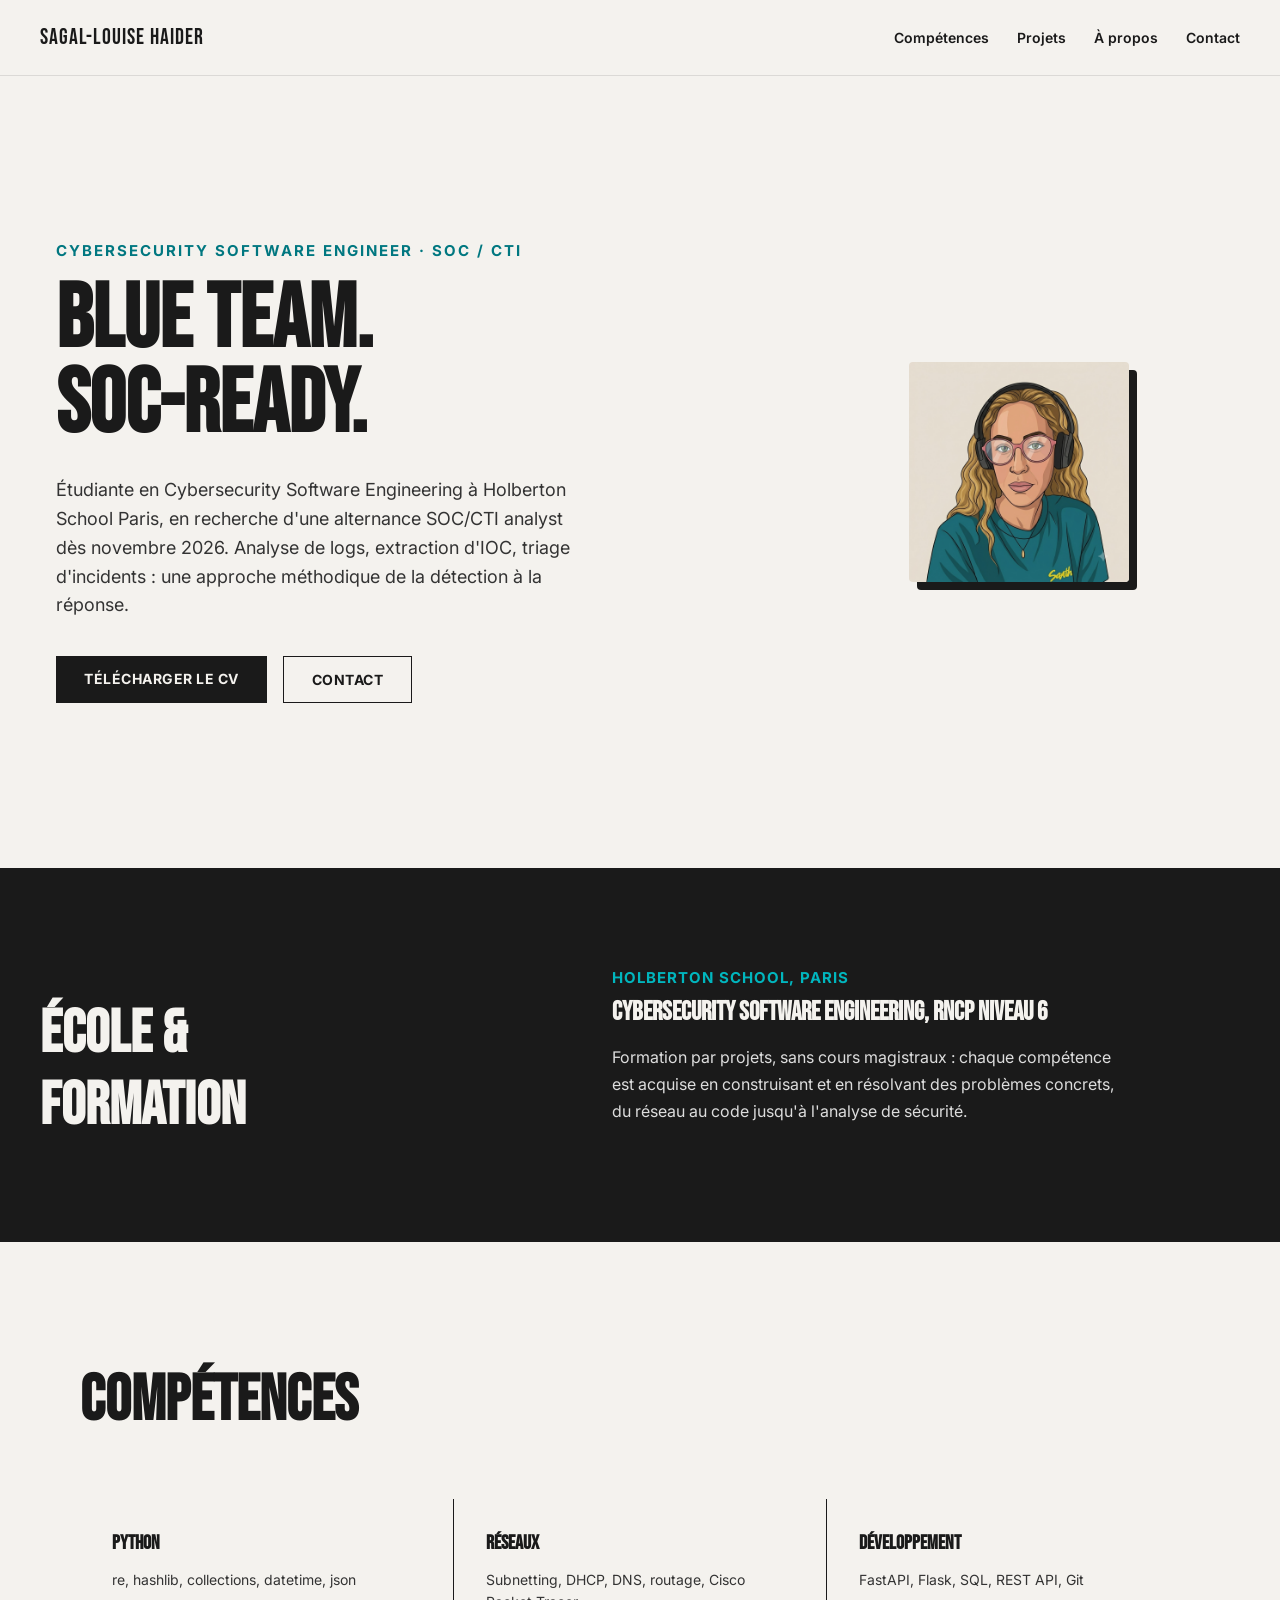
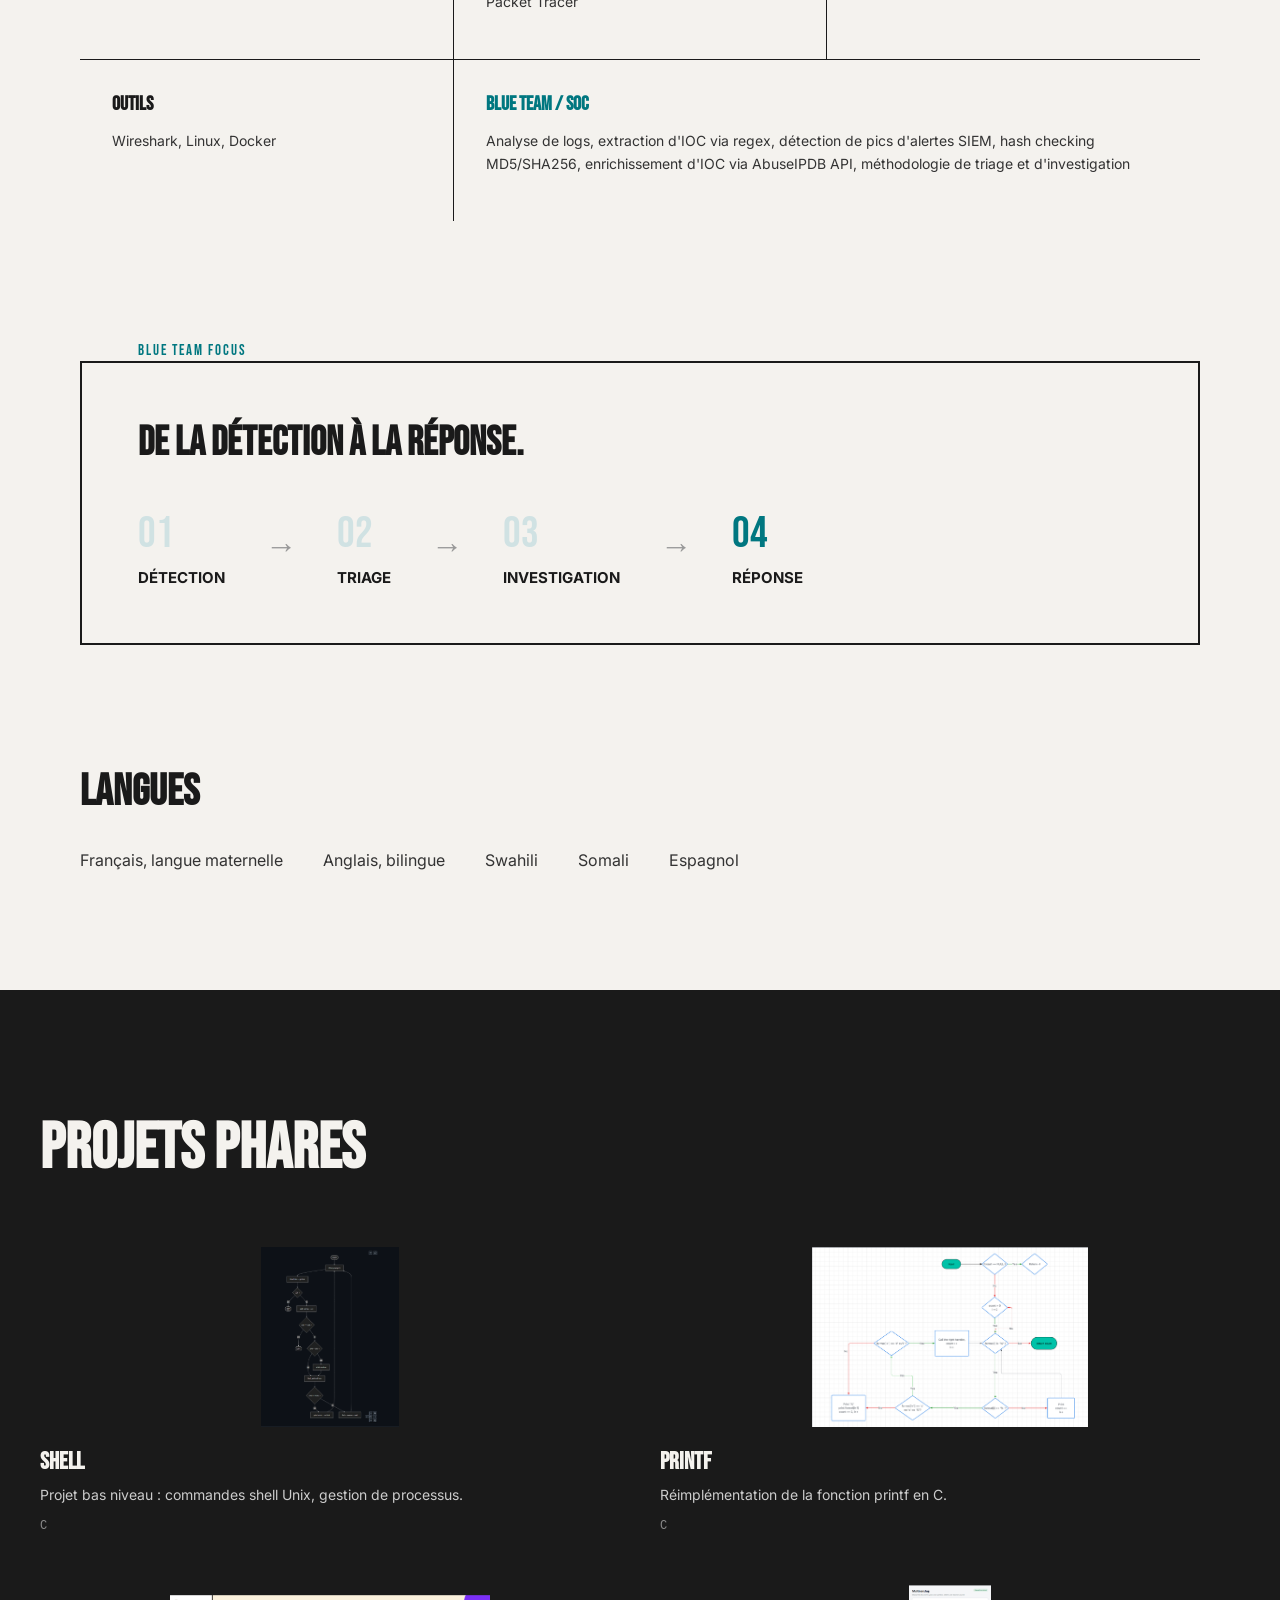
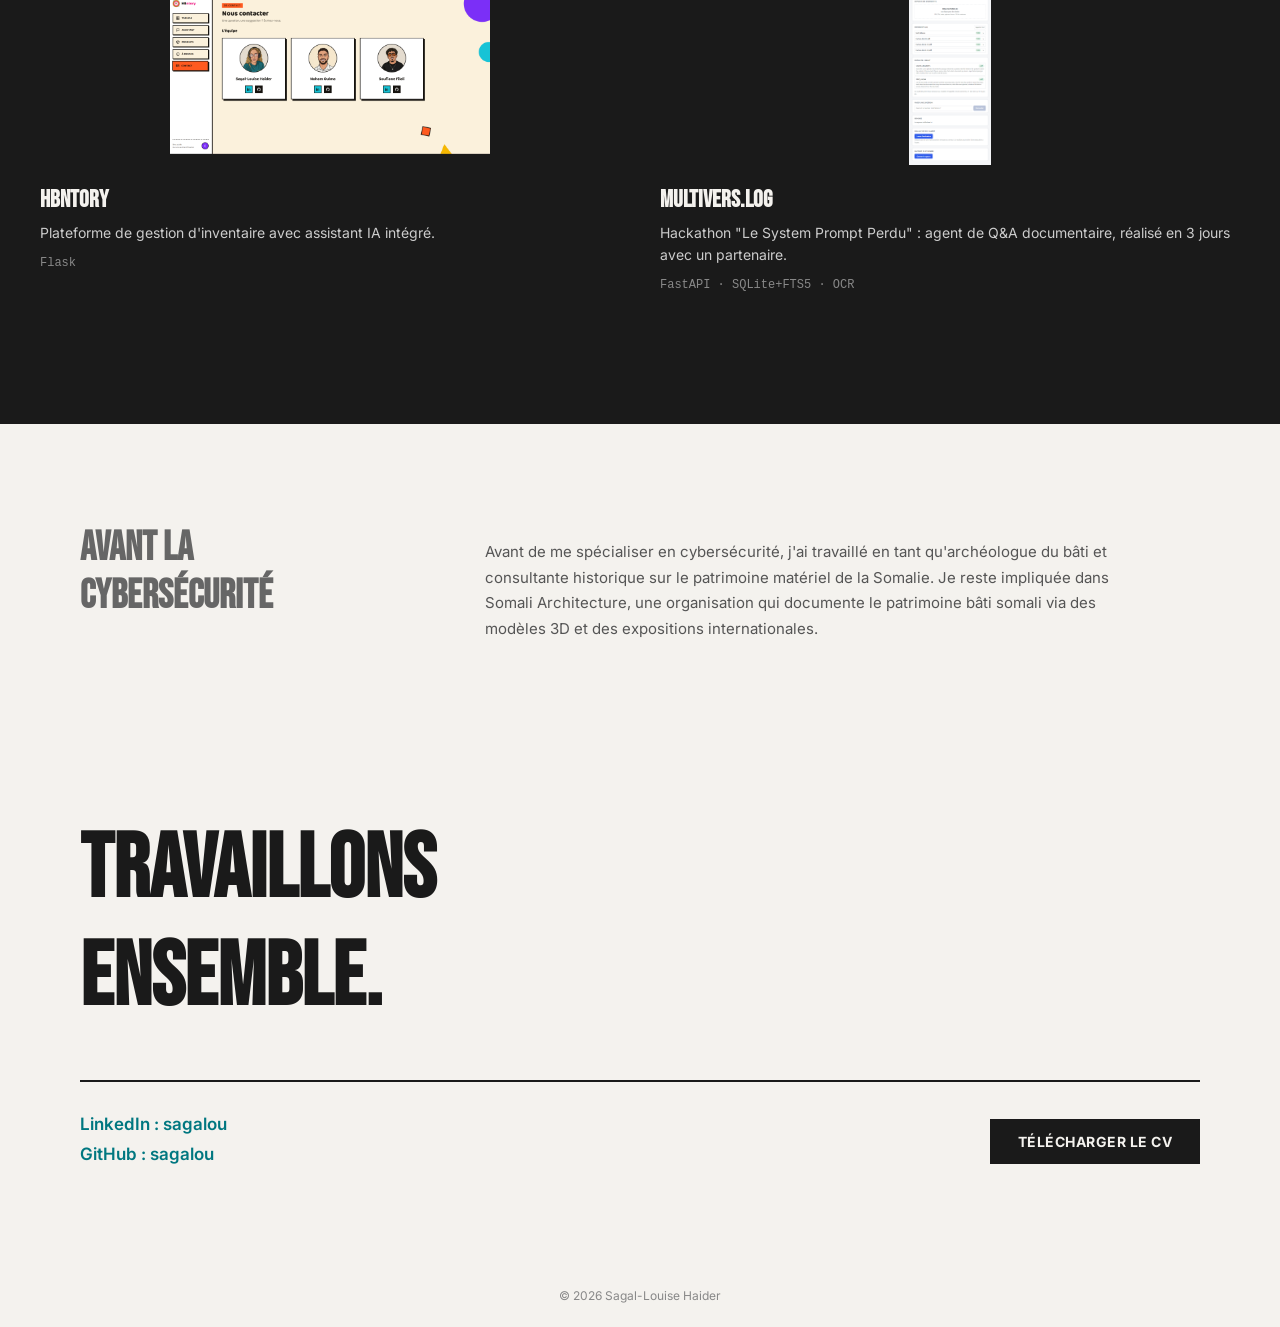
<file: portfolio/index.html>
<!DOCTYPE html>
<html lang="fr">
<head>
<meta charset="utf-8">
<meta name="viewport" content="width=device-width, initial-scale=1">
<title>Sagal-Louise Haider — Portfolio</title>
<link rel="preconnect" href="https://fonts.googleapis.com">
<link href="https://fonts.googleapis.com/css2?family=Bebas+Neue&family=Inter:wght@400;500;600;700;800&display=swap" rel="stylesheet">
<link rel="stylesheet" href="style.css">
</head>
<body>

  <nav class="navbar">
    <div class="brand bebas">SAGAL-LOUISE HAIDER</div>
    <div class="nav-links">
      <a href="#competences">Compétences</a>
      <a href="#projets">Projets</a>
      <a href="#about">À propos</a>
      <a href="#contact">Contact</a>
    </div>
  </nav>

  <!-- HERO -->
  <section class="hero">
    <div class="hero-content">
      <div class="eyebrow">Cybersecurity Software Engineer · SOC / CTI</div>
      <h1 class="hero-title bebas">
        BLUE TEAM.<br/>SOC-READY.
      </h1>
      <p class="hero-text">
        Étudiante en Cybersecurity Software Engineering à Holberton School Paris, en recherche d'une alternance SOC/CTI analyst dès novembre 2026. Analyse de logs, extraction d'IOC, triage d'incidents : une approche méthodique de la détection à la réponse.
      </p>
      <div class="hero-actions">
        <a href="assets/Sagal-Haider-CV.pdf" download class="btn btn-primary">TÉLÉCHARGER LE CV</a>
        <a href="#contact" class="btn btn-secondary">CONTACT</a>
      </div>
    </div>
    <div class="hero-photo-wrap">
      <div class="hero-photo-frame">
        <img src="assets/hero-photo.png" alt="Sagal Haider"/>
      </div>
    </div>
  </section>

  <!-- FORMATION -->
  <section class="formation">
    <div class="formation-inner">
      <h2 class="formation-title bebas">ÉCOLE &amp;<br/>FORMATION</h2>
      <div class="formation-body">
        <div class="formation-school">Holberton School, Paris</div>
        <h3 class="formation-degree bebas">Cybersecurity Software Engineering, RNCP niveau 6</h3>
        <p class="formation-desc">
          Formation par projets, sans cours magistraux : chaque compétence est acquise en construisant et en résolvant des problèmes concrets, du réseau au code jusqu'à l'analyse de sécurité.
        </p>
      </div>
    </div>
  </section>

  <!-- COMPETENCES -->
  <section id="competences" class="skills">
    <h2 class="skills-title bebas">COMPÉTENCES</h2>
    <div class="skills-grid">
      <div class="skill-card">
        <h4 class="bebas">PYTHON</h4>
        <p>re, hashlib, collections, datetime, json</p>
      </div>
      <div class="skill-card">
        <h4 class="bebas">RÉSEAUX</h4>
        <p>Subnetting, DHCP, DNS, routage, Cisco Packet Tracer</p>
      </div>
      <div class="skill-card">
        <h4 class="bebas">DÉVELOPPEMENT</h4>
        <p>FastAPI, Flask, SQL, REST API, Git</p>
      </div>
      <div class="skill-card">
        <h4 class="bebas">OUTILS</h4>
        <p>Wireshark, Linux, Docker</p>
      </div>
      <div class="skill-card skill-card-wide">
        <h4 class="bebas accent-text">BLUE TEAM / SOC</h4>
        <p>Analyse de logs, extraction d'IOC via regex, détection de pics d'alertes SIEM, hash checking MD5/SHA256, enrichissement d'IOC via AbuseIPDB API, méthodologie de triage et d'investigation</p>
      </div>
    </div>
  </section>

  <!-- BLUE TEAM FOCUS -->
  <section class="blueteam">
    <div class="blueteam-box">
      <div class="blueteam-label bebas">BLUE TEAM FOCUS</div>
      <h3 class="blueteam-title bebas">DE LA DÉTECTION À LA RÉPONSE.</h3>
      <div class="blueteam-cycle">
        <div class="cycle-step">
          <span class="cycle-num bebas">01</span>
          <span class="cycle-label">DÉTECTION</span>
        </div>
        <span class="cycle-arrow bebas">→</span>
        <div class="cycle-step">
          <span class="cycle-num bebas">02</span>
          <span class="cycle-label">TRIAGE</span>
        </div>
        <span class="cycle-arrow bebas">→</span>
        <div class="cycle-step">
          <span class="cycle-num bebas">03</span>
          <span class="cycle-label">INVESTIGATION</span>
        </div>
        <span class="cycle-arrow bebas">→</span>
        <div class="cycle-step cycle-step-last">
          <span class="cycle-num cycle-num-accent bebas">04</span>
          <span class="cycle-label">RÉPONSE</span>
        </div>
      </div>
    </div>
  </section>

  <!-- LANGUES -->
  <section class="languages">
    <h2 class="languages-title bebas">LANGUES</h2>
    <div class="languages-list">
      <div>Français, langue maternelle</div>
      <div>Anglais, bilingue</div>
      <div>Swahili</div>
      <div>Somali</div>
      <div>Espagnol</div>
    </div>
  </section>

  <!-- PROJETS -->
  <section id="projets" class="projects">
    <div class="projects-inner">
      <h2 class="projects-title bebas">PROJETS PHARES</h2>
      <div class="projects-grid">
        <div class="project-card">
          <img class="project-screenshot" src="assets/screenshots/shell.png.png" alt="Capture d'écran du projet Shell">
          <h3 class="bebas">SHELL</h3>
          <p class="project-desc">Projet bas niveau : commandes shell Unix, gestion de processus.</p>
          <p class="project-tech">C</p>
        </div>
        <div class="project-card">
          <img class="project-screenshot" src="assets/screenshots/printf.png.png" alt="Capture d'écran du projet printf">
          <h3 class="bebas">PRINTF</h3>
          <p class="project-desc">Réimplémentation de la fonction printf en C.</p>
          <p class="project-tech">C</p>
        </div>
        <div class="project-card">
          <img class="project-screenshot" src="assets/screenshots/hbntory.png.png" alt="Capture d'écran du projet HBntory">
          <h3 class="bebas">HBNTORY</h3>
          <p class="project-desc">Plateforme de gestion d'inventaire avec assistant IA intégré.</p>
          <p class="project-tech">Flask</p>
        </div>
        <div class="project-card">
          <img class="project-screenshot" src="assets/screenshots/multivers_log.png.png" alt="Capture d'écran du projet Multivers.log">
          <h3 class="bebas">MULTIVERS.LOG</h3>
          <p class="project-desc">Hackathon "Le System Prompt Perdu" : agent de Q&amp;A documentaire, réalisé en 3 jours avec un partenaire.</p>
          <p class="project-tech">FastAPI · SQLite+FTS5 · OCR</p>
        </div>
      </div>
    </div>
  </section>

  <!-- ABOUT / BACKGROUND -->
  <section id="about" class="about">
    <div class="about-row">
      <h2 class="about-title bebas">AVANT LA<br/>CYBERSÉCURITÉ</h2>
      <p class="about-text">
        Avant de me spécialiser en cybersécurité, j'ai travaillé en tant qu'archéologue du bâti et consultante historique sur le patrimoine matériel de la Somalie. Je reste impliquée dans Somali Architecture, une organisation qui documente le patrimoine bâti somali via des modèles 3D et des expositions internationales.
      </p>
    </div>
  </section>

  <!-- CONTACT -->
  <section id="contact" class="contact">
    <h2 class="contact-title bebas">TRAVAILLONS<br/>ENSEMBLE.</h2>
    <div class="contact-row">
      <div class="contact-links">
        <a href="https://www.linkedin.com/in/sagalou/" target="_blank">LinkedIn : sagalou</a>
        <a href="https://github.com/sagalou" target="_blank">GitHub : sagalou</a>
      </div>
      <a href="assets/Sagal-Haider-CV.pdf" download class="btn btn-primary">TÉLÉCHARGER LE CV</a>
    </div>
  </section>

  <footer class="site-footer">© 2026 Sagal-Louise Haider</footer>

</body>
</html>
</file>
<file: portfolio/style.css>
:root {
  --bg: #f4f2ee;
  --fg: #1a1a1a;
  --accent: oklch(0.5 0.13 200);
  --accent-hover: oklch(0.4 0.14 200);
  --accent-light: oklch(0.7 0.13 200);
  --accent-pale: oklch(0.9 0.02 200);
}

* {
  box-sizing: border-box;
}

body {
  margin: 0;
  background: var(--bg);
  color: var(--fg);
  font-family: 'Inter', sans-serif;
  overflow-x: hidden;
}

a {
  color: var(--accent);
  text-decoration: none;
}

a:hover {
  color: var(--accent-hover);
}

.bebas {
  font-family: 'Bebas Neue', sans-serif;
}

.accent-text {
  color: var(--accent);
}

.btn {
  padding: 14px 28px;
  font-weight: 700;
  font-size: 14px;
  letter-spacing: 0.5px;
  display: inline-block;
}

.btn-primary {
  background: var(--fg);
  color: var(--bg);
}

.btn-primary:hover {
  color: var(--bg);
  opacity: 0.9;
}

.btn-secondary {
  border: 1px solid var(--fg);
  color: var(--fg);
}

.btn-secondary:hover {
  color: var(--fg);
  opacity: 0.7;
}

/* NAV */
.navbar {
  display: flex;
  justify-content: space-between;
  align-items: center;
  padding: 24px 40px;
  position: sticky;
  top: 0;
  z-index: 10;
  background: var(--bg);
  border-bottom: 1px solid rgba(0, 0, 0, 0.1);
}

.brand {
  font-size: 22px;
  letter-spacing: 1px;
}

.nav-links {
  display: flex;
  gap: 28px;
  font-size: 14px;
  font-weight: 600;
}

.nav-links a {
  color: var(--fg);
}

/* HERO */
.hero {
  display: grid;
  grid-template-columns: 1.4fr 0.8fr;
  min-height: 88vh;
  gap: 40px;
  padding: 0 56px;
  align-items: center;
}

.eyebrow {
  font-size: 15px;
  font-weight: 700;
  letter-spacing: 2px;
  text-transform: uppercase;
  color: var(--accent);
  margin-bottom: 18px;
}

.hero-title {
  font-size: clamp(48px, 7vw, 96px);
  line-height: 0.95;
  margin: 0;
}

.hero-text {
  font-size: 18px;
  line-height: 1.6;
  max-width: 520px;
  margin: 28px 0 0;
  color: #333;
}

.hero-actions {
  display: flex;
  gap: 16px;
  margin-top: 36px;
  flex-wrap: wrap;
}

.hero-photo-wrap {
  display: flex;
  justify-content: center;
}

.hero-photo-frame {
  width: 220px;
  height: 220px;
  border-radius: 4px;
  overflow: hidden;
  box-shadow: 8px 8px 0 var(--fg);
}

.hero-photo-frame img {
  width: 100%;
  height: 100%;
  object-fit: cover;
  display: block;
}

/* FORMATION */
.formation {
  background: var(--fg);
  color: var(--bg);
  padding: 100px 40px;
}

.formation-inner {
  max-width: 1200px;
  margin: 0 auto;
  display: grid;
  grid-template-columns: 1fr 1.2fr;
  gap: 48px;
  align-items: end;
}

.formation-title {
  font-size: clamp(36px, 5vw, 60px);
  margin: 0;
}

.formation-school {
  font-size: 15px;
  font-weight: 700;
  letter-spacing: 1px;
  text-transform: uppercase;
  color: var(--accent-light);
  margin-bottom: 10px;
}

.formation-degree {
  font-size: 26px;
  margin: 0 0 14px;
}

.formation-desc {
  font-size: 16px;
  line-height: 1.7;
  color: #ddd;
  max-width: 520px;
}

/* COMPETENCES */
.skills {
  padding: 120px 40px 60px;
  max-width: 1200px;
  margin: 0 auto;
}

.skills-title {
  font-size: clamp(36px, 5vw, 64px);
  margin: 0 0 60px;
}

.skills-grid {
  display: grid;
  grid-template-columns: repeat(3, 1fr);
  gap: 1px;
  background: var(--fg);
}

.skill-card {
  background: var(--bg);
  padding: 32px;
}

.skill-card h4 {
  font-size: 20px;
  margin: 0 0 14px;
}

.skill-card p {
  font-size: 14px;
  line-height: 1.6;
  color: #333;
}

.skill-card-wide {
  grid-column: span 2;
}

/* BLUE TEAM FOCUS */
.blueteam {
  padding: 80px 40px 120px;
  max-width: 1200px;
  margin: 0 auto;
}

.blueteam-box {
  border: 2px solid var(--fg);
  padding: 56px;
  position: relative;
}

.blueteam-label {
  position: absolute;
  top: -22px;
  left: 40px;
  background: var(--bg);
  padding: 0 16px;
  font-size: 15px;
  letter-spacing: 2px;
  color: var(--accent);
}

.blueteam-title {
  font-size: clamp(28px, 4vw, 40px);
  margin: 0 0 40px;
  max-width: 700px;
}

.blueteam-cycle {
  display: flex;
  flex-wrap: wrap;
  gap: 0;
  align-items: center;
}

.cycle-step {
  display: flex;
  flex-direction: column;
  gap: 8px;
  padding: 0 32px;
}

.cycle-step:first-child {
  padding-left: 0;
}

.cycle-step-last {
  padding-right: 0;
}

.cycle-num {
  font-size: 44px;
  color: var(--accent-pale);
}

.cycle-num-accent {
  color: var(--accent);
}

.cycle-label {
  font-weight: 700;
  font-size: 15px;
}

.cycle-arrow {
  font-size: 32px;
  color: #999;
  padding: 0 8px;
}

/* LANGUES */
.languages {
  padding: 0 40px 120px;
  max-width: 1200px;
  margin: 0 auto;
}

.languages-title {
  font-size: clamp(30px, 4vw, 44px);
  margin: 0 0 32px;
}

.languages-list {
  display: flex;
  flex-wrap: wrap;
  gap: 40px;
  font-size: 16px;
  color: #333;
}

/* PROJETS */
.projects {
  background: var(--fg);
  color: var(--bg);
  padding: 120px 40px;
}

.projects-inner {
  max-width: 1200px;
  margin: 0 auto;
}

.projects-title {
  font-size: clamp(36px, 5vw, 64px);
  margin: 0 0 60px;
}

.projects-grid {
  display: grid;
  grid-template-columns: repeat(2, 1fr);
  gap: 40px;
}

.project-placeholder {
  width: 100%;
  aspect-ratio: 16 / 9;
  background: repeating-linear-gradient(45deg, #242424, #242424 10px, #2c2c2c 10px, #2c2c2c 20px);
  display: flex;
  align-items: center;
  justify-content: center;
  color: #777;
  font-family: monospace;
  font-size: 13px;
  margin-bottom: 20px;
}

.project-card h3 {
  font-size: 24px;
  margin: 0 0 8px;
}

.project-desc {
  font-size: 14px;
  line-height: 1.6;
  color: #ccc;
  margin: 0 0 10px;
}

.project-tech {
  font-size: 12px;
  color: #888;
  font-family: monospace;
}

.project-card {
  min-width: 0;
}

.project-screenshot {
  width: 100%;
  max-width: 320px;
  aspect-ratio: 16 / 9;
  object-fit: contain;
  display: block;
  margin: 0 auto 20px;
  border-radius: 4px;
}

/* ABOUT */
.about {
  padding: 100px 40px;
  max-width: 1200px;
  margin: 0 auto;
}

.about-row {
  display: grid;
  grid-template-columns: 1fr 2fr;
  gap: 48px;
}

.about-title {
  font-size: clamp(28px, 4vw, 40px);
  margin: 0;
  color: #666;
}

.about-text {
  font-size: 15px;
  line-height: 1.7;
  color: #555;
  max-width: 640px;
}

/* CONTACT */
.contact {
  padding: 60px 40px 100px;
  max-width: 1200px;
  margin: 0 auto;
}

.contact-title {
  font-size: clamp(40px, 7vw, 90px);
  margin: 0 0 48px;
}

.contact-row {
  display: flex;
  justify-content: space-between;
  align-items: flex-end;
  flex-wrap: wrap;
  gap: 24px;
  border-top: 2px solid var(--fg);
  padding-top: 32px;
}

.contact-links {
  display: flex;
  flex-direction: column;
  gap: 10px;
  font-size: 17px;
  font-weight: 600;
}

/* FOOTER */
.site-footer {
  padding: 24px 40px;
  font-size: 12px;
  color: #888;
  text-align: center;
}

/* RESPONSIVE */
@media (max-width: 820px) {
  .hero,
  .formation-inner,
  .skills-grid,
  .projects-grid,
  .about-row {
    grid-template-columns: 1fr !important;
  }

  .skill-card-wide {
    grid-column: span 1;
  }

  .contact-row {
    flex-direction: column !important;
    align-items: flex-start !important;
  }
}
</file>
